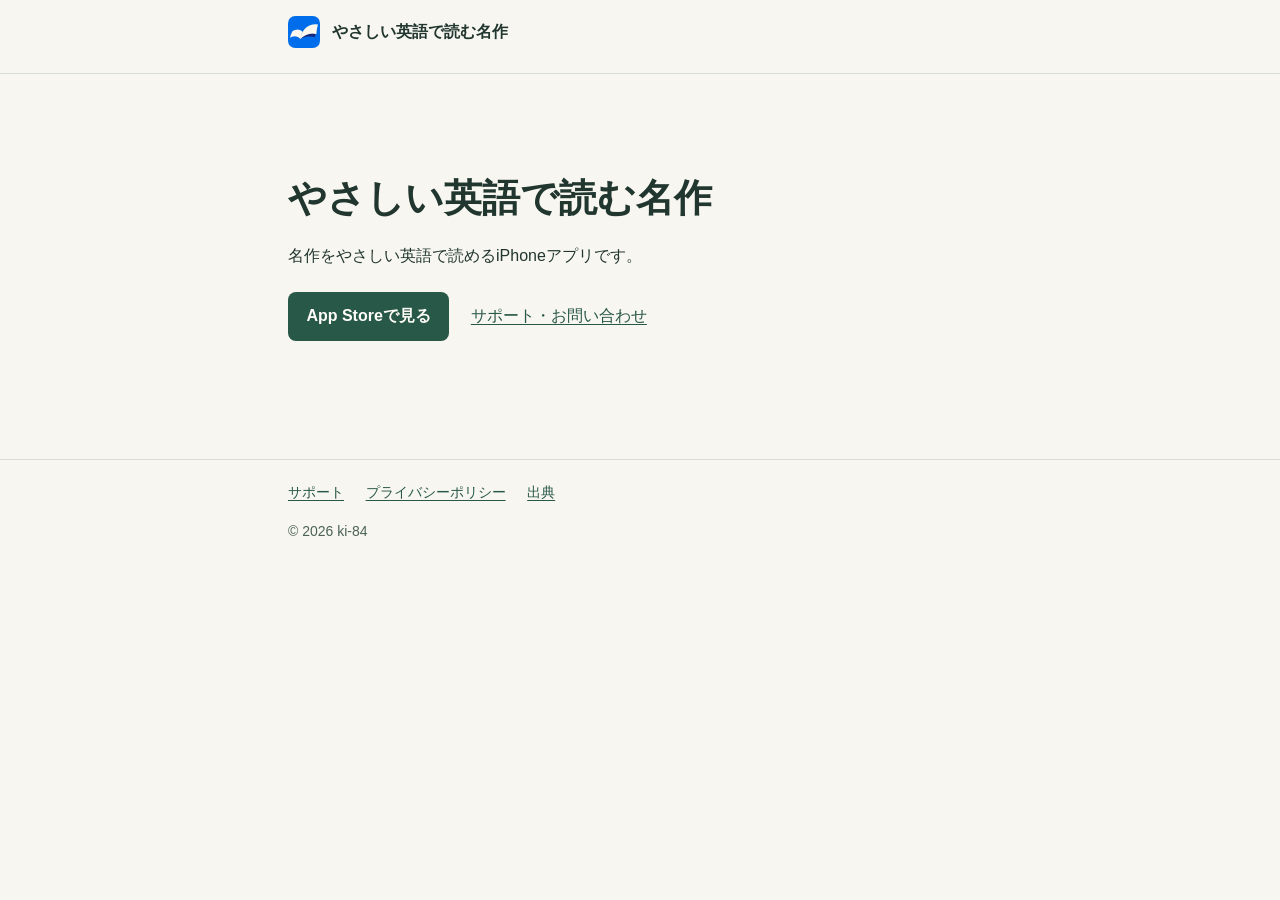
<file: docs/index.html>
<!doctype html>
<html lang="ja">
<head>
  <meta charset="utf-8">
  <meta name="viewport" content="width=device-width, initial-scale=1">
  <meta name="color-scheme" content="light">
  <title>やさしい英語で読む名作</title>
  <meta name="description" content="名作をやさしい英語で読めるiPhoneアプリです。">
  <link rel="canonical" href="https://ki-84.github.io/aozora-english-support/">
  <meta property="og:type" content="website">
  <meta property="og:locale" content="ja_JP">
  <meta property="og:site_name" content="やさしい英語で読む名作">
  <meta property="og:title" content="やさしい英語で読む名作">
  <meta property="og:description" content="名作をやさしい英語で読めるiPhoneアプリです。">
  <meta property="og:url" content="https://ki-84.github.io/aozora-english-support/">
  <meta property="og:image" content="https://ki-84.github.io/aozora-english-support/assets/app-icon.png">
  <meta name="twitter:card" content="summary">
  <meta name="theme-color" content="#f8f6f0">
  <link rel="icon" href="./assets/favicon.png" type="image/png">
  <link rel="apple-touch-icon" href="./assets/app-icon.png">
  <link rel="stylesheet" href="./assets/site.css?v=5723193712df">
</head>
<body>
<a class="skip" href="#main">本文へスキップ</a>
<header class="site-header"><div class="wrap">
  <a class="brand" href="./"><img src="./assets/app-icon.png" width="32" height="32" alt="">やさしい英語で読む名作</a>
</div></header>
<main id="main" class="wrap home">
  <h1>やさしい英語で読む名作</h1>
  <p>名作をやさしい英語で読めるiPhoneアプリです。</p>
  <div class="actions">
    <a class="button" href="https://apps.apple.com/jp/app/id6831897129">App Storeで見る</a>
    <a href="support/">サポート・お問い合わせ</a>
  </div>
</main>
<footer class="site-footer"><div class="wrap">
  <nav aria-label="関連情報">
    <a href="./support/">サポート</a>
    <a href="./privacy/">プライバシーポリシー</a>
    <a href="./sources/">出典</a>
  </nav>
  <p>© 2026 ki-84</p>
</div></footer>
</body></html>
</file>
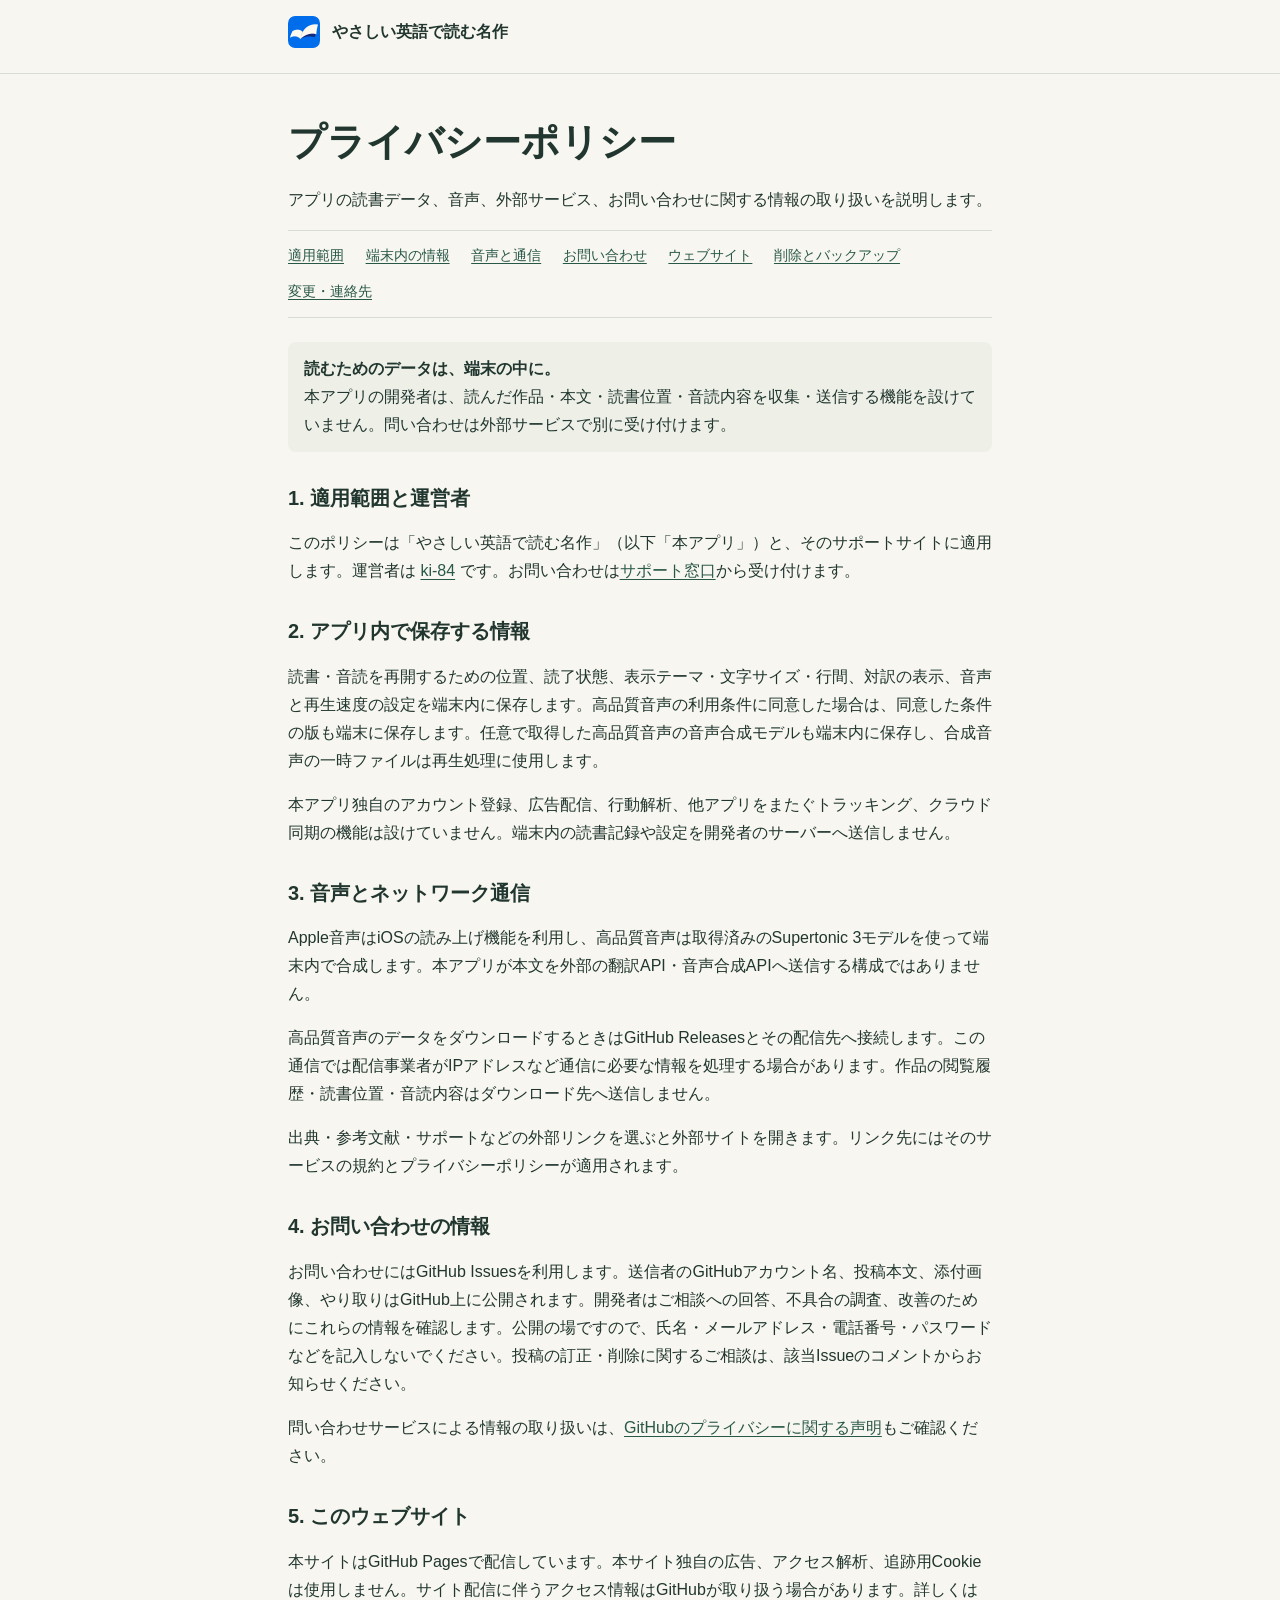
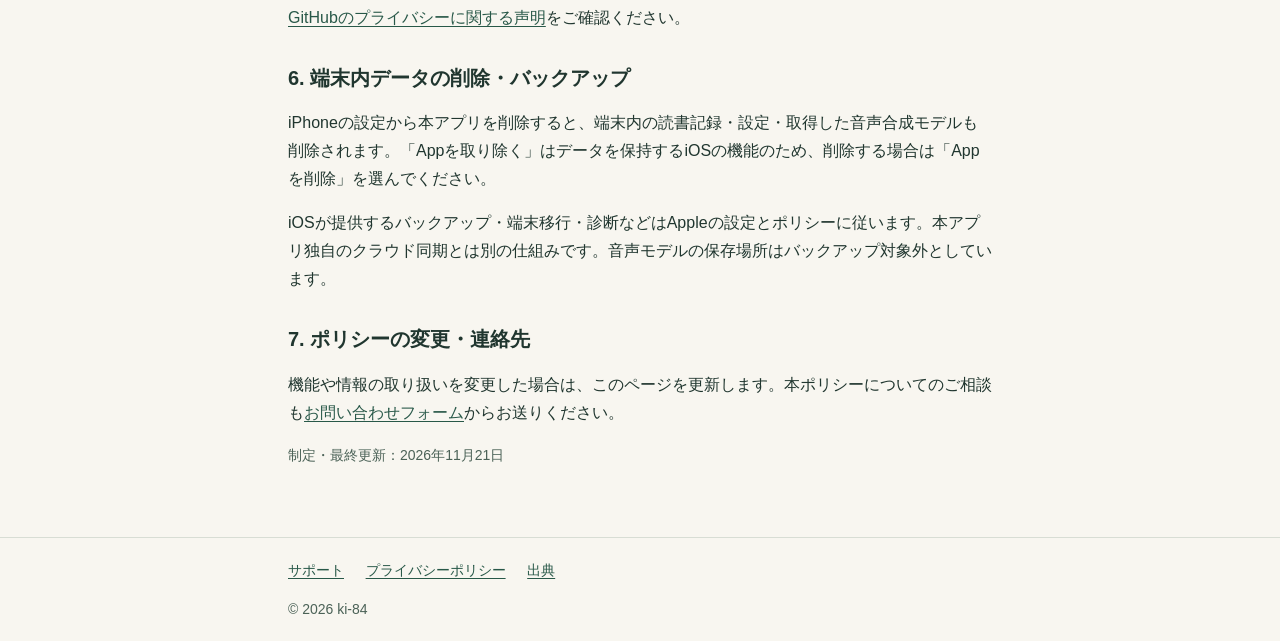
<file: docs/privacy/index.html>
<!doctype html>
<html lang="ja">
<head>
  <meta charset="utf-8">
  <meta name="viewport" content="width=device-width, initial-scale=1">
  <meta name="color-scheme" content="light">
  <title>プライバシーポリシー｜やさしい英語で読む名作</title>
  <meta name="description" content="アプリの読書データ、音声、外部サービス、お問い合わせに関する情報の取り扱いを説明します。">
  <link rel="canonical" href="https://ki-84.github.io/aozora-english-support/privacy/">
  <meta property="og:type" content="website">
  <meta property="og:locale" content="ja_JP">
  <meta property="og:site_name" content="やさしい英語で読む名作">
  <meta property="og:title" content="プライバシーポリシー｜やさしい英語で読む名作">
  <meta property="og:description" content="アプリの読書データ、音声、外部サービス、お問い合わせに関する情報の取り扱いを説明します。">
  <meta property="og:url" content="https://ki-84.github.io/aozora-english-support/privacy/">
  <meta property="og:image" content="https://ki-84.github.io/aozora-english-support/assets/app-icon.png">
  <meta name="twitter:card" content="summary">
  <meta name="theme-color" content="#f8f6f0">
  <link rel="icon" href="../assets/favicon.png" type="image/png">
  <link rel="apple-touch-icon" href="../assets/app-icon.png">
  <link rel="stylesheet" href="../assets/site.css?v=5723193712df">
</head>
<body>
<a class="skip" href="#main">本文へスキップ</a>
<header class="site-header"><div class="wrap">
  <a class="brand" href="../"><img src="../assets/app-icon.png" width="32" height="32" alt="">やさしい英語で読む名作</a>
</div></header>
<main id="main" class="wrap document">
  <h1>プライバシーポリシー</h1>
  <p>アプリの読書データ、音声、外部サービス、お問い合わせに関する情報の取り扱いを説明します。</p>
  <nav class="toc" aria-label="ページ内の目次"><a href="#scope">適用範囲</a><a href="#device">端末内の情報</a><a href="#network">音声と通信</a><a href="#contact-data">お問い合わせ</a><a href="#website">ウェブサイト</a><a href="#delete">削除とバックアップ</a><a href="#change">変更・連絡先</a></nav>
  <div class="policy-summary"><p><strong>読むためのデータは、端末の中に。</strong><br>本アプリの開発者は、読んだ作品・本文・読書位置・音読内容を収集・送信する機能を設けていません。問い合わせは外部サービスで別に受け付けます。</p></div>
<section id="scope"><h2>1. 適用範囲と運営者</h2><p>このポリシーは「やさしい英語で読む名作」（以下「本アプリ」）と、そのサポートサイトに適用します。運営者は <a href="https://github.com/ki-84">ki-84</a> です。お問い合わせは<a href="../support/#contact">サポート窓口</a>から受け付けます。</p></section>
<section id="device"><h2>2. アプリ内で保存する情報</h2><p>読書・音読を再開するための位置、読了状態、表示テーマ・文字サイズ・行間、対訳の表示、音声と再生速度の設定を端末内に保存します。高品質音声の利用条件に同意した場合は、同意した条件の版も端末に保存します。任意で取得した高品質音声の音声合成モデルも端末内に保存し、合成音声の一時ファイルは再生処理に使用します。</p><p>本アプリ独自のアカウント登録、広告配信、行動解析、他アプリをまたぐトラッキング、クラウド同期の機能は設けていません。端末内の読書記録や設定を開発者のサーバーへ送信しません。</p></section>
<section id="network"><h2>3. 音声とネットワーク通信</h2><p>Apple音声はiOSの読み上げ機能を利用し、高品質音声は取得済みのSupertonic 3モデルを使って端末内で合成します。本アプリが本文を外部の翻訳API・音声合成APIへ送信する構成ではありません。</p><p>高品質音声のデータをダウンロードするときはGitHub Releasesとその配信先へ接続します。この通信では配信事業者がIPアドレスなど通信に必要な情報を処理する場合があります。作品の閲覧履歴・読書位置・音読内容はダウンロード先へ送信しません。</p><p>出典・参考文献・サポートなどの外部リンクを選ぶと外部サイトを開きます。リンク先にはそのサービスの規約とプライバシーポリシーが適用されます。</p></section>
<section id="contact-data"><h2>4. お問い合わせの情報</h2><p>お問い合わせにはGitHub Issuesを利用します。送信者のGitHubアカウント名、投稿本文、添付画像、やり取りはGitHub上に公開されます。開発者はご相談への回答、不具合の調査、改善のためにこれらの情報を確認します。公開の場ですので、氏名・メールアドレス・電話番号・パスワードなどを記入しないでください。投稿の訂正・削除に関するご相談は、該当Issueのコメントからお知らせください。</p><p>問い合わせサービスによる情報の取り扱いは、<a href="https://docs.github.com/ja/site-policy/privacy-policies/github-general-privacy-statement">GitHubのプライバシーに関する声明</a>もご確認ください。</p></section>
<section id="website"><h2>5. このウェブサイト</h2><p>本サイトはGitHub Pagesで配信しています。本サイト独自の広告、アクセス解析、追跡用Cookieは使用しません。サイト配信に伴うアクセス情報はGitHubが取り扱う場合があります。詳しくは<a href="https://docs.github.com/ja/site-policy/privacy-policies/github-general-privacy-statement">GitHubのプライバシーに関する声明</a>をご確認ください。</p></section>
<section id="delete"><h2>6. 端末内データの削除・バックアップ</h2><p>iPhoneの設定から本アプリを削除すると、端末内の読書記録・設定・取得した音声合成モデルも削除されます。「Appを取り除く」はデータを保持するiOSの機能のため、削除する場合は「Appを削除」を選んでください。</p><p>iOSが提供するバックアップ・端末移行・診断などはAppleの設定とポリシーに従います。本アプリ独自のクラウド同期とは別の仕組みです。音声モデルの保存場所はバックアップ対象外としています。</p></section>
<section id="change"><h2>7. ポリシーの変更・連絡先</h2><p>機能や情報の取り扱いを変更した場合は、このページを更新します。本ポリシーについてのご相談も<a href="../support/#contact">お問い合わせフォーム</a>からお送りください。</p><p class="updated">制定・最終更新：2026年11月21日</p></section>
</main>
<footer class="site-footer"><div class="wrap">
  <nav aria-label="関連情報">
    <a href="../support/">サポート</a>
    <a href="../privacy/">プライバシーポリシー</a>
    <a href="../sources/">出典</a>
  </nav>
  <p>© 2026 ki-84</p>
</div></footer>
</body></html>
</file>
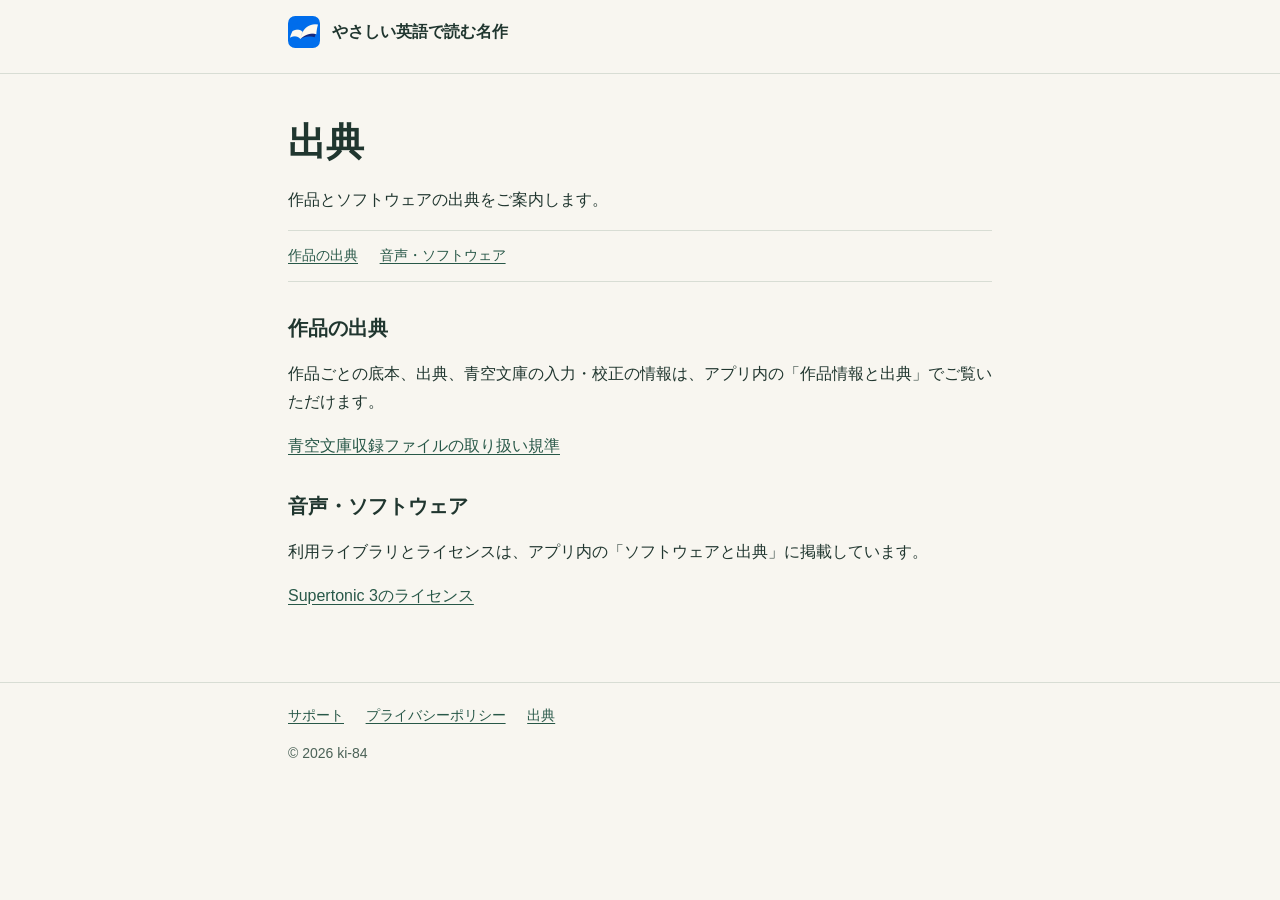
<file: docs/sources/index.html>
<!doctype html>
<html lang="ja">
<head>
  <meta charset="utf-8">
  <meta name="viewport" content="width=device-width, initial-scale=1">
  <meta name="color-scheme" content="light">
  <title>出典｜やさしい英語で読む名作</title>
  <meta name="description" content="作品とソフトウェアの出典をご案内します。">
  <link rel="canonical" href="https://ki-84.github.io/aozora-english-support/sources/">
  <meta property="og:type" content="website">
  <meta property="og:locale" content="ja_JP">
  <meta property="og:site_name" content="やさしい英語で読む名作">
  <meta property="og:title" content="出典｜やさしい英語で読む名作">
  <meta property="og:description" content="作品とソフトウェアの出典をご案内します。">
  <meta property="og:url" content="https://ki-84.github.io/aozora-english-support/sources/">
  <meta property="og:image" content="https://ki-84.github.io/aozora-english-support/assets/app-icon.png">
  <meta name="twitter:card" content="summary">
  <meta name="theme-color" content="#f8f6f0">
  <link rel="icon" href="../assets/favicon.png" type="image/png">
  <link rel="apple-touch-icon" href="../assets/app-icon.png">
  <link rel="stylesheet" href="../assets/site.css?v=5723193712df">
</head>
<body>
<a class="skip" href="#main">本文へスキップ</a>
<header class="site-header"><div class="wrap">
  <a class="brand" href="../"><img src="../assets/app-icon.png" width="32" height="32" alt="">やさしい英語で読む名作</a>
</div></header>
<main id="main" class="wrap document">
  <h1>出典</h1>
  <p>作品とソフトウェアの出典をご案内します。</p>
  <nav class="toc" aria-label="ページ内の目次"><a href="#books">作品の出典</a><a href="#software">音声・ソフトウェア</a></nav>
  <section id="books">
  <h2>作品の出典</h2>
  <p>作品ごとの底本、出典、青空文庫の入力・校正の情報は、アプリ内の「作品情報と出典」でご覧いただけます。</p>
  <p><a href="https://www.aozora.gr.jp/guide/kijyunn.html">青空文庫収録ファイルの取り扱い規準</a></p>
</section>
<section id="software">
  <h2>音声・ソフトウェア</h2>
  <p>利用ライブラリとライセンスは、アプリ内の「ソフトウェアと出典」に掲載しています。</p>
  <p><a href="https://huggingface.co/Supertone/supertonic-3/blob/main/LICENSE">Supertonic 3のライセンス</a></p>
</section>
</main>
<footer class="site-footer"><div class="wrap">
  <nav aria-label="関連情報">
    <a href="../support/">サポート</a>
    <a href="../privacy/">プライバシーポリシー</a>
    <a href="../sources/">出典</a>
  </nav>
  <p>© 2026 ki-84</p>
</div></footer>
</body></html>
</file>
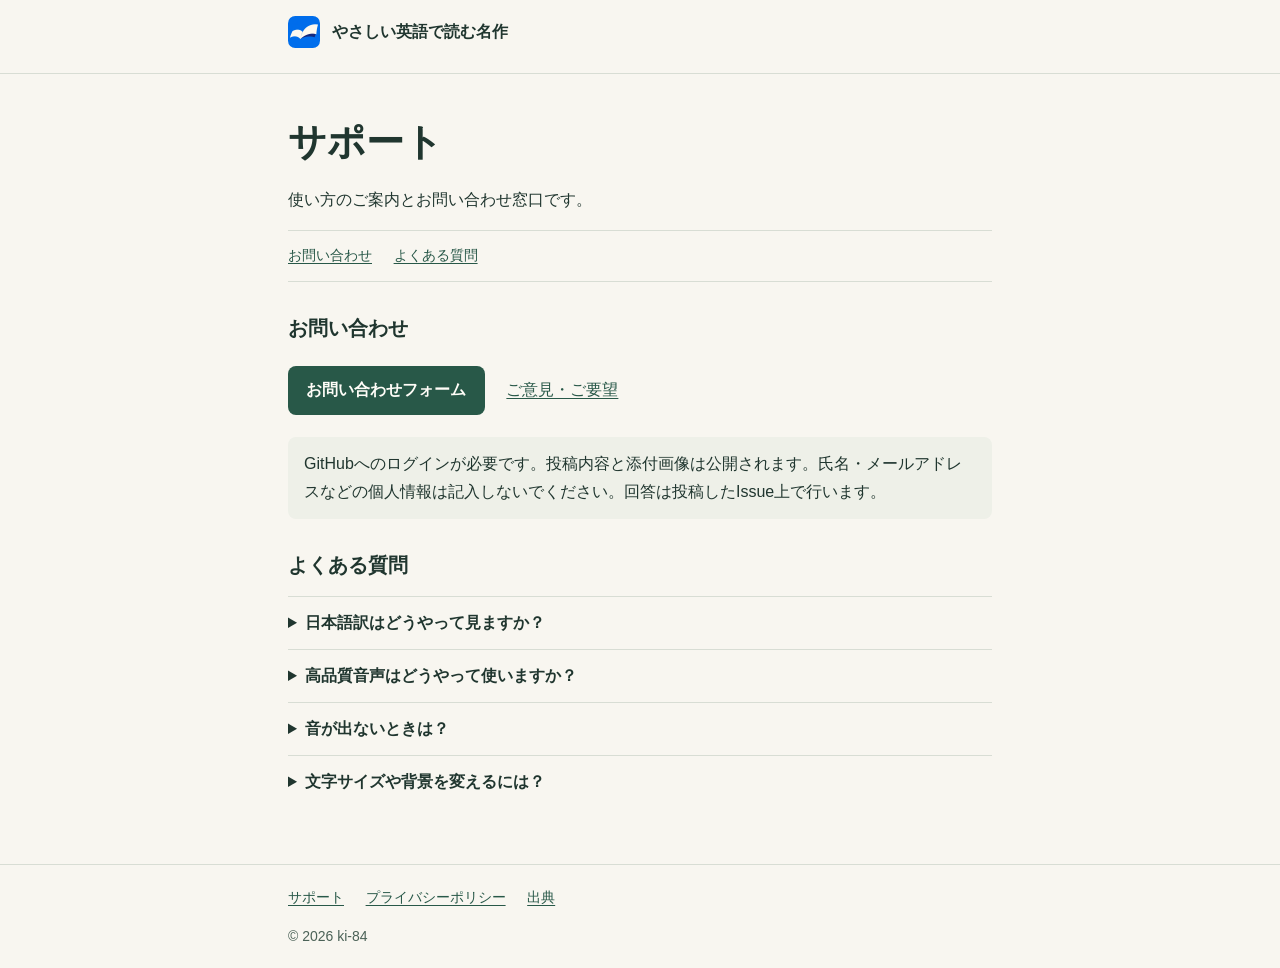
<file: docs/support/index.html>
<!doctype html>
<html lang="ja">
<head>
  <meta charset="utf-8">
  <meta name="viewport" content="width=device-width, initial-scale=1">
  <meta name="color-scheme" content="light">
  <title>サポート｜やさしい英語で読む名作</title>
  <meta name="description" content="使い方のご案内とお問い合わせ窓口です。">
  <link rel="canonical" href="https://ki-84.github.io/aozora-english-support/support/">
  <meta property="og:type" content="website">
  <meta property="og:locale" content="ja_JP">
  <meta property="og:site_name" content="やさしい英語で読む名作">
  <meta property="og:title" content="サポート｜やさしい英語で読む名作">
  <meta property="og:description" content="使い方のご案内とお問い合わせ窓口です。">
  <meta property="og:url" content="https://ki-84.github.io/aozora-english-support/support/">
  <meta property="og:image" content="https://ki-84.github.io/aozora-english-support/assets/app-icon.png">
  <meta name="twitter:card" content="summary">
  <meta name="theme-color" content="#f8f6f0">
  <link rel="icon" href="../assets/favicon.png" type="image/png">
  <link rel="apple-touch-icon" href="../assets/app-icon.png">
  <link rel="stylesheet" href="../assets/site.css?v=5723193712df">
</head>
<body>
<a class="skip" href="#main">本文へスキップ</a>
<header class="site-header"><div class="wrap">
  <a class="brand" href="../"><img src="../assets/app-icon.png" width="32" height="32" alt="">やさしい英語で読む名作</a>
</div></header>
<main id="main" class="wrap document">
  <h1>サポート</h1>
  <p>使い方のご案内とお問い合わせ窓口です。</p>
  <nav class="toc" aria-label="ページ内の目次"><a href="#contact">お問い合わせ</a><a href="#faq">よくある質問</a></nav>
  <section id="contact">
  <h2>お問い合わせ</h2>
  <div class="actions">
    <a class="button" href="https://github.com/ki-84/aozora-english-support/issues/new?template=support.yml">お問い合わせフォーム</a>
    <a href="https://github.com/ki-84/aozora-english-support/issues/new?template=feature.yml">ご意見・ご要望</a>
  </div>
  <p class="notice">GitHubへのログインが必要です。投稿内容と添付画像は公開されます。氏名・メールアドレスなどの個人情報は記入しないでください。回答は投稿したIssue上で行います。</p>
</section>
<section id="faq">
  <h2>よくある質問</h2>
  <details><summary>日本語訳はどうやって見ますか？</summary><p>英文を一文タップすると日本語訳が開きます。読書画面の「対訳」では英語と日本語を並べて読めます。</p></details><details><summary>高品質音声はどうやって使いますか？</summary><p>読書画面の「音声と速度」から、約380MBの音声モデルを取得します。利用条件が表示されたら、内容を確認して同意してください。取得後は「高品質音声」を選ぶと、オフラインで音読できます。</p></details><details><summary>音が出ないときは？</summary><p>iPhoneの音量と音声の出力先を確認してください。「音声と速度」でApple音声を選ぶと、モデルをダウンロードせずに音読できます。</p></details><details><summary>文字サイズや背景を変えるには？</summary><p>読書画面の「Aa」で、文字サイズ、行間、背景を変更できます。</p></details>
</section>
</main>
<footer class="site-footer"><div class="wrap">
  <nav aria-label="関連情報">
    <a href="../support/">サポート</a>
    <a href="../privacy/">プライバシーポリシー</a>
    <a href="../sources/">出典</a>
  </nav>
  <p>© 2026 ki-84</p>
</div></footer>
</body></html>
</file>
<file: docs/assets/site.css>
:root {
  color-scheme: light;
  font: 100%/1.75 -apple-system, BlinkMacSystemFont, "Hiragino Sans", sans-serif;
  color: #20362f;
  background: #f8f6f0;
}

* { box-sizing: border-box; }

body {
  margin: 0;
  overflow-wrap: anywhere;
}

.wrap {
  width: min(44rem, calc(100% - 2.5rem));
  margin-inline: auto;
}

a {
  color: #285848;
  text-underline-offset: .2em;
}

a:focus-visible, summary:focus-visible {
  outline: 2px solid #285848;
  outline-offset: 4px;
}

.skip {
  position: absolute;
  inset: .75rem auto auto 1.25rem;
  padding: .35rem .75rem;
  transform: translateY(-200%);
  background: #fffdf8;
}

.skip:focus { transform: none; }

.site-header {
  border-bottom: 1px solid #d8ddd4;
  padding-block: 1rem;
}

.brand {
  display: inline-flex;
  gap: .75rem;
  align-items: center;
  color: inherit;
  font-weight: 650;
  text-decoration: none;
}

.brand img { border-radius: .45rem; }

.home { padding-block: clamp(3rem, 8vw, 6rem); }
.document { padding-block: 2.5rem 3.5rem; }

h1, h2 { line-height: 1.45; }
h1 { margin: 0 0 .75rem; font-size: clamp(1.65rem, 5vw, 2.4rem); }
h2 { font-size: 1.25rem; }

.actions, nav {
  display: flex;
  flex-wrap: wrap;
  gap: .65rem 1.35rem;
}

.actions { align-items: center; margin-block: 1.4rem; }

.button {
  display: inline-block;
  padding: .65rem 1.15rem;
  border-radius: .5rem;
  background: #285848;
  color: #fffdf8;
  font-weight: 650;
  text-decoration: none;
}

.button:hover { background: #204739; }

.toc {
  font-size: .9rem;
  padding-block: .8rem;
  border-block: 1px solid #d8ddd4;
}

section { margin-top: 2rem; }

details {
  border-top: 1px solid #d8ddd4;
  padding-block: .75rem;
}

details p { margin-bottom: 0; }
summary { cursor: pointer; font-weight: 600; }

.notice, .policy-summary {
  background: #eef0e8;
  border-radius: .5rem;
  padding: .8rem 1rem;
}

.policy-summary { margin-block: 1.5rem; }
.policy-summary p { margin: 0; }

.updated, .site-footer {
  color: #4b6257;
  font-size: .875rem;
}

.site-footer {
  border-top: 1px solid #d8ddd4;
  padding-block: 1.25rem;
}

.site-footer p { margin-bottom: 0; }
</file>
